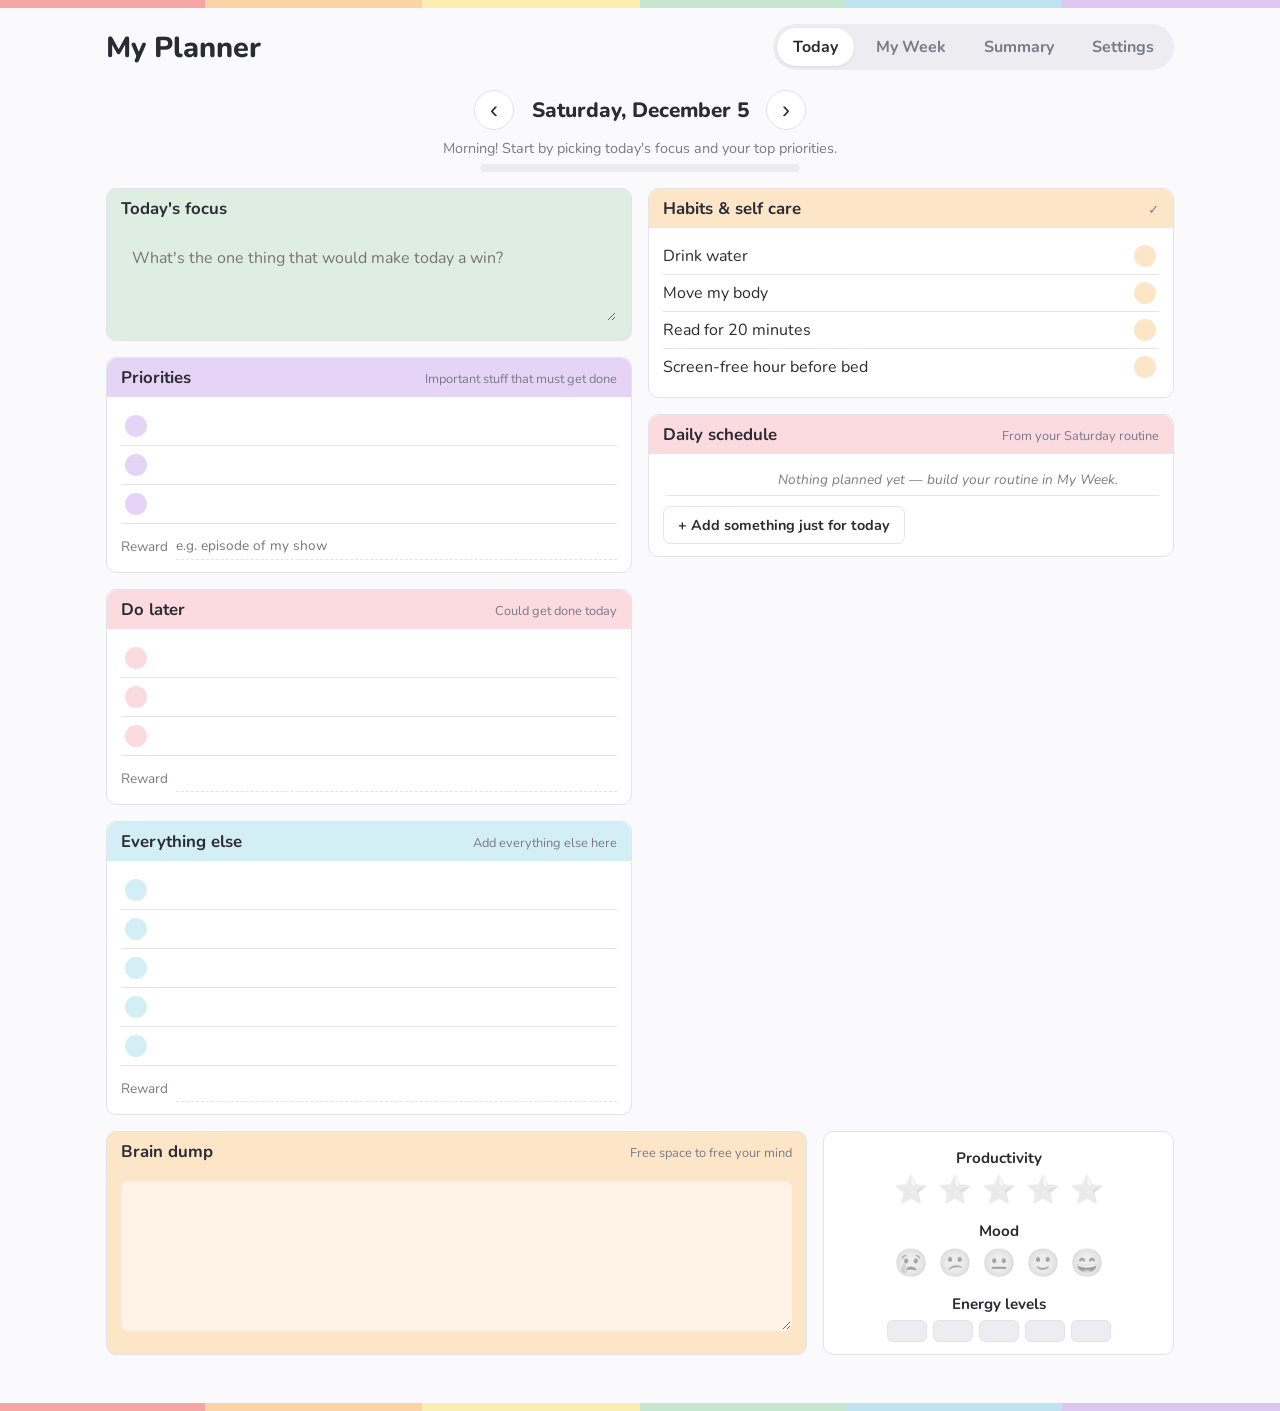
<file: index.html>
<!doctype html>
<html lang="en">
<head>
  <meta charset="utf-8">
  <meta name="viewport" content="width=device-width, initial-scale=1">
  <title>My Planner</title>
  <meta name="theme-color" content="#dcc6f2">
  <meta name="apple-mobile-web-app-capable" content="yes">
  <meta name="mobile-web-app-capable" content="yes">
  <meta name="apple-mobile-web-app-title" content="Planner">
  <meta name="apple-mobile-web-app-status-bar-style" content="default">
  <link rel="manifest" href="manifest.webmanifest">
  <link rel="icon" href="icons/icon.svg" type="image/svg+xml">
  <link rel="apple-touch-icon" href="icons/apple-touch-icon.png">
  <link rel="preconnect" href="https://fonts.googleapis.com">
  <link href="https://fonts.googleapis.com/css2?family=Nunito:wght@400;600;700;800&family=Permanent+Marker&family=Bebas+Neue&family=Barlow:wght@400;600;700&family=Fredoka:wght@400;500;600&family=Caveat:wght@700&family=Baloo+2:wght@600;800&family=Special+Elite&family=Crimson+Pro:wght@400;600;700&family=Mochiy+Pop+One&family=Rubik+Dirt&family=Quicksand:wght@500;700&family=Orbitron:wght@600;700&family=Comfortaa:wght@500;700&family=Bitter:wght@500;700&family=Righteous&family=Press+Start+2P&family=Kalam:wght@400;700&family=Inter:wght@400;600;700&family=Chewy&family=Lora:wght@500;700&family=Archivo:ital,wght@1,500;1,900&display=swap" rel="stylesheet">
  <script>
    // Apply the saved theme before first paint so the page doesn't flash the default.
    try {
      var s = JSON.parse(localStorage.getItem("planner.v1")).settings;
      if (s.theme) document.documentElement.dataset.theme = s.theme;
      if (s.dark === "on" || (s.dark === "auto" && matchMedia("(prefers-color-scheme: dark)").matches)) {
        document.documentElement.dataset.dark = "on";
      }
    } catch (e) {}
  </script>
  <link rel="stylesheet" href="styles.css">
  <link rel="stylesheet" href="themes.css">
</head>
<body>
  <div class="rainbow"></div>
  <header class="top">
    <h1>My Planner</h1>
    <nav class="tabs" role="tablist">
      <button class="tab active" data-view="today" role="tab">Today</button>
      <button class="tab" data-view="week" role="tab">My Week</button>
      <button class="tab" data-view="summary" role="tab">Summary</button>
      <button class="tab" data-view="settings" role="tab">Settings</button>
    </nav>
  </header>

  <main>
    <!-- TODAY -->
    <section id="view-today" class="view active">
      <div class="date-bar">
        <button class="icon-btn" id="prev-day" aria-label="Previous day">‹</button>
        <div class="date-title">
          <div id="date-label"></div>
          <button class="link-btn" id="go-today" hidden>Back to today</button>
        </div>
        <button class="icon-btn" id="next-day" aria-label="Next day">›</button>
      </div>
      <div class="progress" id="checkin-progress"></div>

      <div class="daily-grid">
        <div class="col">
          <div class="card focus">
            <div class="card-head"><h2>Today's focus</h2></div>
            <textarea id="focus" rows="3" placeholder="What's the one thing that would make today a win?"></textarea>
          </div>

          <div class="card list-card" data-list="priorities" data-color="purple">
            <div class="card-head"><h2>Priorities</h2><span>Important stuff that must get done</span></div>
            <ul class="todo"></ul>
            <label class="reward">Reward <input type="text" placeholder="e.g. episode of my show"></label>
          </div>

          <div class="card list-card" data-list="later" data-color="pink">
            <div class="card-head"><h2>Do later</h2><span>Could get done today</span></div>
            <ul class="todo"></ul>
            <label class="reward">Reward <input type="text"></label>
          </div>

          <div class="card list-card" data-list="other" data-color="blue">
            <div class="card-head"><h2>Everything else</h2><span>Add everything else here</span></div>
            <ul class="todo"></ul>
            <label class="reward">Reward <input type="text"></label>
          </div>
        </div>

        <div class="col">
          <div class="card habits">
            <div class="card-head"><h2>Habits &amp; self care</h2><span>✓</span></div>
            <ul id="habit-list"></ul>
          </div>

          <div class="card schedule">
            <div class="card-head"><h2>Daily schedule</h2><span id="schedule-source"></span></div>
            <ul id="schedule-list"></ul>
            <div class="row-actions">
              <button class="small-btn" id="add-oneoff">+ Add something just for today</button>
              <button class="link-btn" id="reset-schedule" hidden>Reset to weekly routine</button>
            </div>
          </div>
        </div>
      </div>

      <div class="bottom-grid">
        <div class="card dump">
          <div class="card-head"><h2>Brain dump</h2><span>Free space to free your mind</span></div>
          <textarea id="brain-dump" rows="6"></textarea>
        </div>
        <div class="card reflect">
          <h3>Productivity</h3>
          <div class="stars" id="productivity"></div>
          <h3>Mood</h3>
          <div class="moods" id="mood"></div>
          <h3>Energy levels</h3>
          <div class="energy" id="energy"></div>
        </div>
      </div>
    </section>

    <!-- WEEK -->
    <section id="view-week" class="view">
      <div class="week-toolbar">
        <p class="hint">Tap an empty slot to add something. Tap a block to change it. This is the plan that repeats every week.</p>
        <div class="toolbar-btns">
          <button class="small-btn" id="copy-day">Copy a day…</button>
          <button class="small-btn" id="load-example">Load school-day example</button>
        </div>
      </div>
      <div class="day-picker" id="day-picker"></div>
      <div class="week-scroll">
        <div class="week-grid" id="week-grid"></div>
      </div>
    </section>

    <!-- SUMMARY -->
    <section id="view-summary" class="view">
      <div class="date-bar">
        <button class="icon-btn" id="prev-week" aria-label="Previous week">‹</button>
        <div class="date-title">
          <div id="week-label"></div>
          <button class="link-btn" id="go-this-week" hidden>Back to this week</button>
        </div>
        <button class="icon-btn" id="next-week" aria-label="Next week">›</button>
      </div>
      <div class="stat-row" id="sum-stats"></div>
      <p class="sum-note" id="sum-note" hidden></p>

      <div class="card">
        <div class="card-head mood-head"><h2>Mood, productivity &amp; energy</h2></div>
        <div class="table-wrap"><table class="sum-table" id="sum-mood"></table></div>
      </div>

      <div class="card">
        <div class="card-head habits-head"><h2>Habits &amp; self care</h2><span id="sum-habits-sub"></span></div>
        <div class="table-wrap"><table class="sum-table" id="sum-habits"></table></div>
      </div>

      <div class="card">
        <div class="card-head patterns-head"><h2>Patterns</h2><span id="patterns-sub"></span></div>
        <div id="patterns"></div>
      </div>
    </section>

    <!-- SETTINGS -->
    <section id="view-settings" class="view">
      <div class="card">
        <div class="card-head theme-head"><h2>Theme</h2><span>Pick your vibe</span></div>
        <div class="dark-row">
          <span>Dark mode</span>
          <div class="segmented" id="dark-mode" role="radiogroup" aria-label="Dark mode">
            <button type="button" data-dark="off" role="radio">Off</button>
            <button type="button" data-dark="on" role="radio">On</button>
            <button type="button" data-dark="auto" role="radio">Match my phone</button>
          </div>
        </div>
        <div id="theme-grid"></div>
      </div>
      <div class="card">
        <div class="card-head install-head"><h2>Put it on your phone</h2></div>
        <div id="install-box"></div>
      </div>
      <div class="card">
        <div class="card-head reminder-head"><h2>Reminders</h2></div>
        <div class="reminder-row">
          <label class="switch"><input type="checkbox" id="r-morning-on"> Morning: plan my day</label>
          <input type="time" id="r-morning-time">
        </div>
        <div class="reminder-row">
          <label class="switch"><input type="checkbox" id="r-evening-on"> Evening: how did today go?</label>
          <input type="time" id="r-evening-time">
        </div>
        <fieldset>
          <legend>On these days</legend>
          <div id="r-days" class="chip-row"></div>
        </fieldset>
        <label class="switch"><input type="checkbox" id="r-routine"> Also remind me 5 minutes before each activity in my weekly routine</label>

        <h3 class="sub">Get the reminders</h3>
        <p class="hint">Reminders come through your phone's calendar app, so they work even when the planner is closed.</p>
        <button class="primary-btn" id="r-calendar">Add reminders to my calendar</button>
        <p class="hint small" id="r-calendar-help"></p>

        <label class="switch"><input type="checkbox" id="r-notify"> Also pop up a notification when the planner is open (good on a laptop)</label>
        <p class="hint small" id="r-notify-status"></p>
      </div>
      <div class="card">
        <div class="card-head"><h2>Day hours</h2></div>
        <div class="form-row">
          <label>Week view starts <input type="time" id="set-start" step="1800"></label>
          <label>and ends <input type="time" id="set-end" step="1800"></label>
        </div>
      </div>
      <div class="card">
        <div class="card-head"><h2>Habits &amp; self care</h2><span>One per line</span></div>
        <textarea id="set-habits" rows="6"></textarea>
      </div>
      <div class="card">
        <div class="card-head"><h2>Back up</h2></div>
        <p class="hint">Everything is saved in this browser only. Download a backup now and then, or to move to another device.</p>
        <div class="form-row">
          <button class="small-btn" id="export">Download backup</button>
          <label class="small-btn file-btn">Restore backup <input type="file" id="import" accept="application/json" hidden></label>
        </div>
      </div>
    </section>
  </main>

  <!-- Block editor -->
  <dialog id="block-dialog">
    <form method="dialog" id="block-form">
      <h2 id="block-dialog-title">Add to routine</h2>
      <label>What <input type="text" id="b-title" required placeholder="e.g. Get ready for school"></label>
      <div class="form-row">
        <label>From <input type="time" id="b-start" step="1800" required></label>
        <label>To <input type="time" id="b-end" step="1800" required></label>
      </div>
      <label>Type <select id="b-cat"></select></label>
      <label>Notes <textarea id="b-notes" rows="3" placeholder="e.g. school timetable: P1 Maths, P2 English…"></textarea></label>
      <fieldset id="b-days-wrap">
        <legend>Also put this on</legend>
        <div id="b-days" class="chip-row"></div>
      </fieldset>
      <p class="error" id="b-error"></p>
      <div class="dialog-btns">
        <button type="button" class="danger-btn" id="b-delete">Delete</button>
        <span class="spacer"></span>
        <button type="button" class="small-btn" id="b-cancel">Cancel</button>
        <button type="submit" class="primary-btn">Save</button>
      </div>
    </form>
  </dialog>

  <!-- Copy day -->
  <dialog id="copy-dialog">
    <form method="dialog" id="copy-form">
      <h2>Copy a day</h2>
      <label>Copy <select id="copy-from"></select></label>
      <fieldset>
        <legend>onto (replaces what's there)</legend>
        <div id="copy-to" class="chip-row"></div>
      </fieldset>
      <div class="dialog-btns">
        <span class="spacer"></span>
        <button type="button" class="small-btn" id="copy-cancel">Cancel</button>
        <button type="submit" class="primary-btn">Copy</button>
      </div>
    </form>
  </dialog>

  <div class="rainbow bottom"></div>
  <script src="app.js"></script>
</body>
</html>
</file>
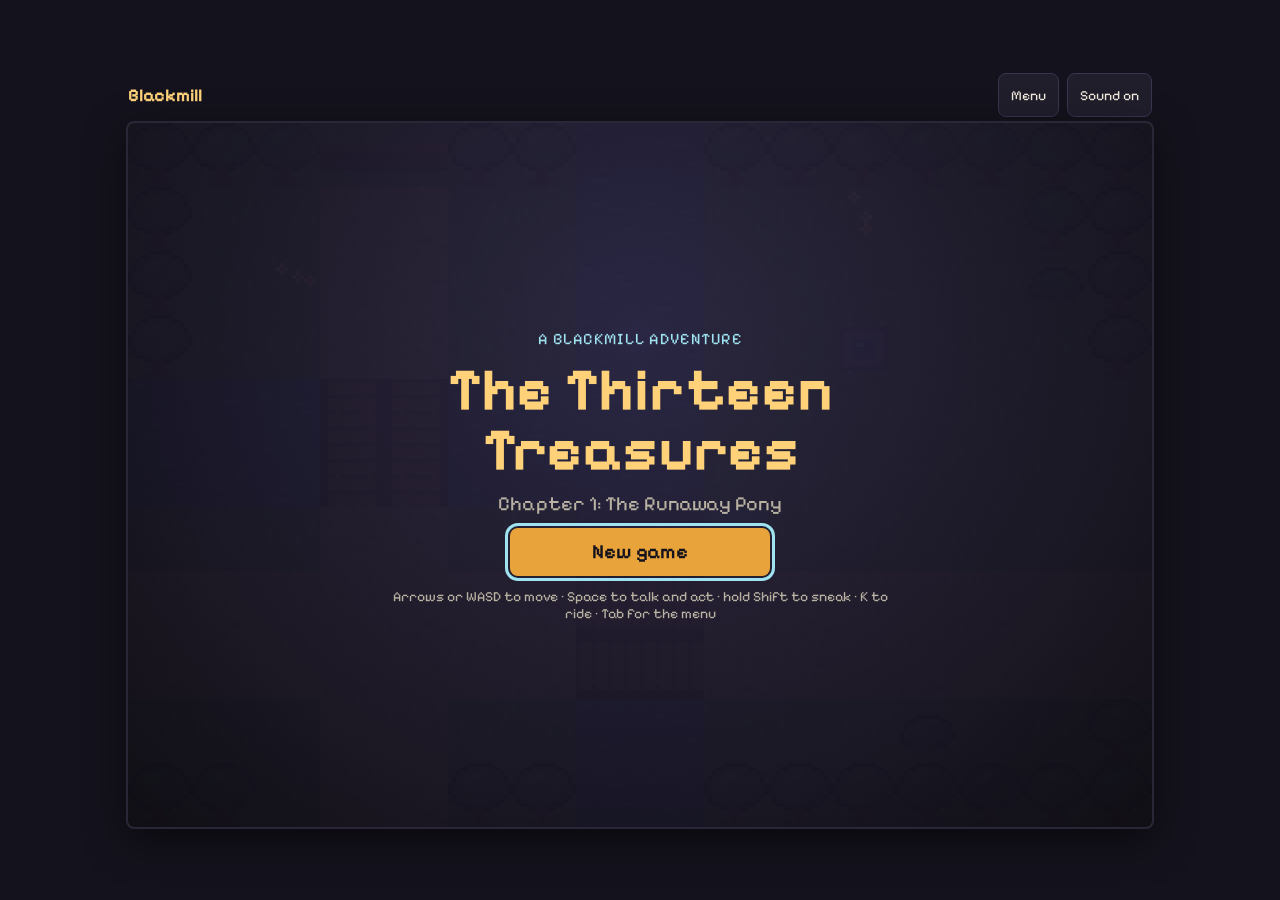
<file: thirteen-treasures/index.html>
<!doctype html>
<html lang="en">
<head>
<meta charset="utf-8">
<meta name="viewport" content="width=device-width, initial-scale=1, viewport-fit=cover">
<title>The Thirteen Treasures</title>
<meta name="theme-color" content="#14121c">
<link rel="preconnect" href="https://fonts.googleapis.com">
<link href="https://fonts.googleapis.com/css2?family=Pixelify+Sans:wght@400;600;700&display=swap" rel="stylesheet">
<link rel="stylesheet" href="style.css">
</head>
<body>
<div id="app">
  <div id="stage">
    <header id="hud" aria-live="polite">
      <div class="hud-left">
        <div id="hud-place">Blackmill</div>
        <div id="hud-objective"></div>
      </div>
      <div class="hud-right">
        <div id="hud-hum" hidden><span class="hum-gem" aria-hidden="true"></span><span id="hud-hum-text"></span></div>
        <button id="btn-menu" class="hud-btn" type="button">Menu</button>
        <button id="btn-sound" class="hud-btn" type="button" aria-pressed="true">Sound on</button>
      </div>
    </header>

    <div id="play">
      <canvas id="game" width="256" height="176" aria-label="Game screen"></canvas>

      <div id="toast" role="status" hidden></div>

      <div id="dialogue" hidden>
        <div id="dlg-who"></div>
        <p id="dlg-text"></p>
        <span id="dlg-next" aria-hidden="true">▼</span>
      </div>

      <section id="title" class="overlay">
        <div class="panel">
          <p class="kicker">A Blackmill adventure</p>
          <h1>The Thirteen Treasures</h1>
          <p class="sub">Chapter 1: The Runaway Pony</p>
          <div class="btn-col">
            <button id="btn-new" class="big-btn" type="button">New game</button>
            <button id="btn-continue" class="big-btn ghost" type="button" hidden>Continue</button>
          </div>
          <p class="help">Arrows or WASD to move · Space to talk and act · hold Shift to sneak · K to ride · Tab for the menu</p>
        </div>
      </section>

      <section id="newgame" class="overlay" hidden>
        <form class="panel" id="newgame-form">
          <h2>Who are you?</h2>
          <label class="field">
            <span>Your name</span>
            <input id="ng-name" maxlength="12" autocomplete="off" placeholder="Wren">
          </label>
          <div class="look">
            <canvas id="ng-preview" width="16" height="16" aria-label="Your character"></canvas>
            <div class="pickers">
              <div class="picker"><span>Hair</span><div id="pick-hair" class="swatches"></div></div>
              <div class="picker"><span>Skin</span><div id="pick-skin" class="swatches"></div></div>
              <div class="picker"><span>Tunic</span><div id="pick-tunic" class="swatches"></div></div>
            </div>
          </div>
          <div class="btn-row">
            <button type="button" id="ng-back" class="big-btn ghost">Back</button>
            <button type="submit" class="big-btn">Begin</button>
          </div>
        </form>
      </section>

      <section id="menu" class="overlay" hidden>
        <div class="panel wide">
          <h2>Journey</h2>
          <div class="menu-grid">
            <div>
              <h3>Treasures</h3>
              <ul id="menu-treasures"></ul>
              <h3>Things you carry</h3>
              <ul id="menu-items"></ul>
            </div>
            <div>
              <h3>Legends Book</h3>
              <div id="menu-legends"></div>
            </div>
          </div>
          <div class="btn-row"><button type="button" id="menu-close" class="big-btn">Back to the game</button></div>
        </div>
      </section>

      <section id="chapter" class="overlay" hidden>
        <div class="panel">
          <p class="kicker" id="ch-kicker">Chapter 1 complete</p>
          <h2 id="ch-title"></h2>
          <p id="ch-power" class="power"></p>
          <div class="legend-card">
            <h3>From the Legends Book</h3>
            <p id="ch-legend"></p>
          </div>
          <div class="btn-row"><button type="button" id="ch-close" class="big-btn">Carry on</button></div>
        </div>
      </section>
    </div>
  </div>

  <div id="controls" aria-label="Touch controls">
    <div class="dpad">
      <button type="button" data-key="up" aria-label="Up" class="d up"></button>
      <button type="button" data-key="left" aria-label="Left" class="d left"></button>
      <button type="button" data-key="right" aria-label="Right" class="d right"></button>
      <button type="button" data-key="down" aria-label="Down" class="d down"></button>
    </div>
    <div class="actions">
      <button type="button" data-key="sneak" class="act sneak">Sneak</button>
      <button type="button" data-key="b" class="act b">B<small>Ride</small></button>
      <button type="button" data-key="a" class="act a">A<small>Act</small></button>
    </div>
  </div>
</div>

<script src="src/engine.js"></script>
<script src="src/art.js"></script>
<script src="src/world.js"></script>
<script src="src/ui.js"></script>
<script src="src/game.js"></script>
<script src="src/main.js"></script>
</body>
</html>
</file>
<file: styles.css>
:root, [data-theme="pastel"] {
  --ink: #2b2b33;
  --muted: #7a7a88;
  --line: #e4e2ea;
  --bg: #faf9fc;
  --card: #ffffff;
  --purple: #e6d4f7;
  --purple-ink: #9b59d0;
  --pink: #fbdbe0;
  --pink-ink: #e0607a;
  --blue: #d3eff5;
  --blue-ink: #3aa7c2;
  --green: #dfeee3;
  --green-ink: #4c9a63;
  --peach: #fde6c8;
  --peach-ink: #d98a2b;
  --yellow: #fbf1c4;
  --yellow-ink: #b89412;
  --grey: #ececf1;
  --grey-ink: #6c6c7a;
  --field: #ffffff;
  --accent: #9b59d0;
  --on-accent: #ffffff;
  --stripe: linear-gradient(90deg, #f6a5a5 0 16%, #fbd3a6 16% 33%, #fbeeb0 33% 50%, #c7e6cf 50% 66%, #bfe3f0 66% 83%, #dcc6f2 83%);
  --stripe-h: 8px;
  --progress: linear-gradient(90deg, #dcc6f2, #f6a5a5);
  --now: #fffbea;
  --slot-line: #f0eef4;
  --slot-hover: #f7f2fd;
  --pattern: none;
  --body-font: "Nunito", system-ui, sans-serif;
  --head-font: "Nunito", system-ui, sans-serif;
  --head-weight: 800;
  --head-case: none;
  --head-spacing: normal;
  --deco: "";
  --radius: 10px;
  --slot-h: 30px;
  color-scheme: light;
}

* { box-sizing: border-box; }

body {
  margin: 0;
  font-family: var(--body-font);
  color: var(--ink);
  background: var(--pattern), var(--bg);
  background-attachment: fixed;
  min-height: 100vh;
}
h1, h2, h3, .card-head h2, #date-label, .col-head, .tab {
  font-family: var(--head-font);
  text-transform: var(--head-case);
  letter-spacing: var(--head-spacing);
}

.rainbow {
  height: var(--stripe-h);
  background: var(--stripe);
}
.rainbow.bottom { margin-top: 32px; }

.top {
  max-width: 1100px;
  margin: 0 auto;
  padding: 16px;
  display: flex;
  flex-wrap: wrap;
  align-items: center;
  justify-content: space-between;
  gap: 12px;
}
.top h1 { margin: 0; font-size: 1.8rem; font-weight: var(--head-weight); }
.top h1::before { content: var(--deco); }

.tabs { display: flex; gap: 6px; background: var(--grey); padding: 4px; border-radius: 999px; }
.tab {
  border: 0; background: transparent; font: inherit; font-weight: 700;
  padding: 8px 16px; border-radius: 999px; cursor: pointer; color: var(--muted);
}
.tab.active { background: var(--card); color: var(--ink); box-shadow: 0 1px 3px rgba(0,0,0,.08); }

main { max-width: 1100px; margin: 0 auto; padding: 0 16px; }
.view { display: none; }
.view.active { display: block; }

/* Cards */
.card {
  background: var(--card);
  border: 1px solid var(--line);
  border-radius: var(--radius);
  padding: 12px 14px;
  margin-bottom: 16px;
}
.card-head {
  display: flex; align-items: baseline; justify-content: space-between; gap: 8px;
  margin: -12px -14px 10px; padding: 8px 14px;
  border-radius: var(--radius) var(--radius) 0 0;
  background: var(--grey);
}
.card-head h2 { margin: 0; font-size: 1.05rem; }
.card-head span { font-size: .8rem; color: var(--muted); text-align: right; }

.focus .card-head, .focus { background: var(--green); }
.focus textarea { background: transparent; border-color: transparent; }
[data-color="purple"] .card-head { background: var(--purple); }
[data-color="pink"] .card-head { background: var(--pink); }
[data-color="blue"] .card-head { background: var(--blue); }
.habits .card-head { background: var(--peach); }
.schedule .card-head { background: var(--pink); }
.dump .card-head, .dump { background: var(--peach); }
.dump textarea { background: color-mix(in srgb, var(--field) 55%, transparent); border-color: transparent; }

textarea, input[type="text"], input[type="time"], select {
  width: 100%;
  font: inherit;
  color: inherit;
  border: 1px solid var(--line);
  border-radius: 8px;
  padding: 8px 10px;
  background: var(--field);
}
textarea { resize: vertical; }

.daily-grid { display: grid; grid-template-columns: 1fr 1fr; gap: 16px; }
.bottom-grid { display: grid; grid-template-columns: 2fr 1fr; gap: 16px; }
@media (max-width: 760px) {
  .daily-grid, .bottom-grid { grid-template-columns: 1fr; gap: 0; }
}

/* Date bar */
.date-bar { display: flex; align-items: center; justify-content: center; gap: 16px; margin: 4px 0 8px; }
.date-title { text-align: center; min-width: 220px; }
#date-label { font-size: 1.3rem; font-weight: 800; }
.icon-btn {
  width: 40px; height: 40px; border-radius: 50%; border: 1px solid var(--line);
  background: var(--card); font-size: 1.5rem; line-height: 1; cursor: pointer; color: var(--ink);
}
.link-btn { border: 0; background: none; color: var(--accent); font: inherit; font-size: .85rem; cursor: pointer; text-decoration: underline; padding: 0; }

.progress {
  text-align: center; font-size: .9rem; color: var(--muted); margin-bottom: 16px;
}
.progress .bar { height: 8px; background: var(--grey); border-radius: 999px; max-width: 320px; margin: 6px auto 0; overflow: hidden; }
.progress .bar > div { height: 100%; background: var(--progress); transition: width .3s; }

/* To-do lists */
.todo { list-style: none; margin: 0 0 8px; padding: 0; }
.todo li, #habit-list li { display: flex; align-items: center; gap: 10px; padding: 4px 0; border-bottom: 1px solid var(--line); }
.todo input[type="text"] { border: 0; padding: 4px 0; background: transparent; }
.todo li.done input[type="text"] { text-decoration: line-through; color: var(--muted); }
.reward { display: flex; align-items: center; gap: 8px; font-size: .85rem; color: var(--muted); }
.reward input { border: 0; border-bottom: 1px dashed var(--line); border-radius: 0; padding: 4px 0; }

.tick {
  appearance: none; flex: none; width: 22px; height: 22px; border-radius: 50%;
  border: 2px solid var(--line); background: var(--grey); cursor: pointer; display: grid; place-items: center;
}
[data-color="purple"] .tick { background: var(--purple); border-color: var(--purple); }
[data-color="pink"] .tick { background: var(--pink); border-color: var(--pink); }
[data-color="blue"] .tick { background: var(--blue); border-color: var(--blue); }
.tick:checked::after { content: "✓"; font-weight: 800; font-size: 14px; color: var(--ink); }
.tick:focus-visible { outline: 2px solid var(--accent); outline-offset: 2px; }

#habit-list { list-style: none; margin: 0; padding: 0; }
#habit-list li span { flex: 1; }
#habit-list li:last-child { border-bottom: 0; }
.habits .tick { background: var(--peach); border-color: var(--peach); }

/* Today's schedule */
#schedule-list { list-style: none; margin: 0; padding: 0; }
#schedule-list li {
  display: grid; grid-template-columns: 92px 1fr auto; gap: 10px; align-items: center;
  padding: 6px 8px; border-left: 5px solid var(--grey); border-bottom: 1px solid var(--line);
}
#schedule-list li.gap { border-left-color: transparent; color: var(--muted); font-size: .85rem; font-style: italic; }
#schedule-list li.now { background: var(--now); }
#schedule-list li.done .s-title { text-decoration: line-through; color: var(--muted); }
.s-time { font-size: .85rem; font-variant-numeric: tabular-nums; color: var(--muted); }
.s-title { font-weight: 700; }
.s-notes { font-size: .8rem; color: var(--muted); white-space: pre-line; font-weight: 400; }
.s-oneoff { font-size: .7rem; color: var(--pink-ink); font-weight: 700; margin-left: 4px; }
.s-actions { display: flex; align-items: center; gap: 6px; }
.s-del { border: 0; background: none; color: var(--muted); cursor: pointer; font-size: 1rem; }
.row-actions { display: flex; flex-wrap: wrap; align-items: center; justify-content: space-between; gap: 8px; margin-top: 10px; }
.empty { color: var(--muted); font-size: .9rem; padding: 8px 0; }

/* Reflection */
.reflect h3 { margin: 4px 0 6px; font-size: .95rem; text-align: center; }
.reflect h3:not(:first-child) { margin-top: 16px; }
.stars, .moods, .energy { display: flex; justify-content: center; gap: 6px; }
.stars button, .moods button {
  border: 0; background: none; font-size: 1.7rem; cursor: pointer; padding: 2px; line-height: 1;
  filter: grayscale(1); opacity: .45; transition: transform .1s;
}
.stars button.on, .moods button.on { filter: none; opacity: 1; }
.moods button.on { transform: scale(1.2); }
.energy button {
  flex: 1; max-width: 40px; height: 22px; border-radius: 6px; border: 1px solid var(--line);
  background: var(--grey); cursor: pointer;
}
.energy button.on { background: var(--green-ink); border-color: var(--green-ink); }

/* Buttons */
.small-btn, .primary-btn, .danger-btn {
  font: inherit; font-weight: 700; font-size: .9rem; border-radius: 8px; padding: 8px 14px; cursor: pointer;
  border: 1px solid var(--line); background: var(--card); color: var(--ink);
}
.primary-btn { background: var(--accent); border-color: var(--accent); color: var(--on-accent); }
.danger-btn { color: var(--pink-ink); }
.file-btn { display: inline-block; }

/* Week grid */
.week-toolbar { display: flex; flex-wrap: wrap; align-items: center; justify-content: space-between; gap: 10px; margin-bottom: 12px; }
.week-toolbar .hint { margin: 0; flex: 1 1 300px; }
.toolbar-btns { display: flex; gap: 8px; flex-wrap: wrap; }
.hint { color: var(--muted); font-size: .9rem; }

.day-picker { display: none; gap: 4px; margin-bottom: 10px; }
.day-picker button {
  flex: 1; font: inherit; font-weight: 700; border: 1px solid var(--line); background: var(--card);
  border-radius: 8px; padding: 8px 0; cursor: pointer;
}
.day-picker button.active { background: var(--purple); border-color: var(--purple-ink); }

.week-scroll { background: var(--card); border: 1px solid var(--line); border-radius: var(--radius); overflow: hidden; }
.week-grid { display: flex; }
.time-col { flex: 0 0 56px; border-right: 1px solid var(--line); }
.day-col { flex: 1 1 0; min-width: 0; border-right: 1px solid var(--line); }
.day-col:last-child { border-right: 0; }
.col-head {
  height: 36px; display: grid; place-items: center; font-weight: 800; font-size: .9rem;
  border-bottom: 1px solid var(--line); background: var(--grey); position: sticky; top: 0;
}
.day-col.today .col-head { background: var(--purple); }
.time-label { height: var(--slot-h); font-size: .7rem; color: var(--muted); text-align: right; padding: 2px 6px 0 0; }
.slots { position: relative; }
.slot { height: var(--slot-h); border-bottom: 1px dashed var(--slot-line); cursor: pointer; }
.slot.hour { border-bottom: 1px solid var(--line); }
.slot:hover { background: var(--slot-hover); }
.block {
  position: absolute; left: 3px; right: 3px; border-radius: 6px; padding: 3px 6px;
  font-size: .78rem; line-height: 1.2; overflow: hidden; cursor: pointer;
  border-left: 4px solid var(--grey-ink); background: var(--grey);
}
.block b { display: block; white-space: nowrap; overflow: hidden; text-overflow: ellipsis; }
.block small { color: var(--muted); }
.block .b-notes { display: block; color: var(--muted); white-space: pre-line; margin-top: 2px; }
.block:hover { filter: brightness(.97); }

@media (max-width: 760px) {
  .day-picker { display: flex; }
  .week-grid .day-col { display: none; }
  .week-grid .day-col.shown { display: block; }
  .block { font-size: .9rem; }
}

/* Category colours */
.cat-routine { --c: var(--green); --ci: var(--green-ink); }
.cat-school { --c: var(--blue); --ci: var(--blue-ink); }
.cat-travel { --c: var(--grey); --ci: var(--grey-ink); }
.cat-homework { --c: var(--purple); --ci: var(--purple-ink); }
.cat-activity { --c: var(--peach); --ci: var(--peach-ink); }
.cat-free { --c: var(--yellow); --ci: var(--yellow-ink); }
.cat-family { --c: var(--pink); --ci: var(--pink-ink); }
.block[class*="cat-"] { background: var(--c); border-left-color: var(--ci); }
#schedule-list li[class*="cat-"] { border-left-color: var(--ci); }

/* Settings */
.form-row { display: flex; flex-wrap: wrap; gap: 12px; align-items: end; }
.form-row label { flex: 1 1 140px; }

/* Dialogs */
dialog {
  border: 0; border-radius: 14px; padding: 20px; width: min(440px, calc(100vw - 32px));
  box-shadow: 0 20px 60px rgba(0,0,0,.2); color: var(--ink); background: var(--card);
}
dialog::backdrop { background: rgba(40, 30, 60, .35); }
dialog h2 { margin: 0 0 12px; }
dialog label { display: block; font-weight: 700; font-size: .85rem; margin-bottom: 10px; }
dialog label > input, dialog label > select, dialog label > textarea { margin-top: 4px; font-weight: 400; }
fieldset { border: 1px solid var(--line); border-radius: 8px; margin: 0 0 10px; padding: 8px 10px; }
legend { font-weight: 700; font-size: .85rem; padding: 0 4px; }
.chip-row { display: flex; flex-wrap: wrap; gap: 6px; }
.chip-row label { display: flex; align-items: center; gap: 4px; margin: 0; font-weight: 600; background: var(--grey); border-radius: 999px; padding: 4px 10px; cursor: pointer; }
.dialog-btns { display: flex; gap: 8px; margin-top: 8px; }
.spacer { flex: 1; }
.error { color: var(--pink-ink); font-size: .85rem; min-height: 1em; margin: 0; }

/* Install + reminders */
.install-head { background: var(--purple); }
.reminder-head { background: var(--yellow); }
.install-steps { margin: 6px 0 0; padding-left: 20px; line-height: 1.7; }
.installed { color: var(--green-ink); font-weight: 700; }
.reminder-row { display: flex; align-items: center; justify-content: space-between; gap: 12px; padding: 6px 0; border-bottom: 1px solid var(--line); margin-bottom: 8px; }
.reminder-row input[type="time"] { width: 130px; flex: none; }
.switch { display: flex; align-items: center; gap: 8px; font-weight: 600; margin: 10px 0; cursor: pointer; }
.switch input { width: 18px; height: 18px; accent-color: var(--accent); flex: none; }
.reminder-row .switch { margin: 0; }
.sub { margin: 18px 0 4px; font-size: 1rem; }
.hint.small { font-size: .8rem; margin: 6px 0; }
.form-row .file-btn { flex: none; }

/* Theme picker */
.theme-grid { display: grid; grid-template-columns: repeat(auto-fill, minmax(150px, 1fr)); gap: 12px; }
.theme-card {
  font: inherit; text-align: left; cursor: pointer; padding: 0; overflow: hidden;
  border: 2px solid var(--line); border-radius: var(--radius);
  background: var(--pattern), var(--bg); color: var(--ink);
}
.theme-card.selected { outline: 3px solid var(--accent); outline-offset: 2px; }
.theme-card .tc-stripe { height: var(--stripe-h); background: var(--stripe); }
.theme-card .tc-body { padding: 10px 12px 12px; }
.theme-card .tc-name {
  display: block; font-family: var(--head-font); font-weight: var(--head-weight);
  text-transform: var(--head-case); letter-spacing: var(--head-spacing); font-size: 1.1rem;
}
.theme-card .tc-name::before { content: var(--deco); }
.theme-card .tc-dots { display: flex; gap: 5px; margin-top: 8px; }
.theme-card .tc-dots span { width: 16px; height: 16px; border-radius: 50%; }
.theme-head { background: var(--pink); }
.theme-group { margin: 16px 0 8px; font-size: .95rem; color: var(--muted); }
.theme-group:first-child { margin-top: 4px; }
.dark-row { display: flex; flex-wrap: wrap; align-items: center; justify-content: space-between; gap: 8px; padding-bottom: 10px; border-bottom: 1px solid var(--line); }
.dark-row > span { font-weight: 700; }
.segmented { display: flex; background: var(--grey); border-radius: 999px; padding: 3px; }
.segmented button { border: 0; background: transparent; font: inherit; font-weight: 700; font-size: .85rem; color: var(--muted); padding: 6px 12px; border-radius: 999px; cursor: pointer; }
.segmented button[aria-checked="true"] { background: var(--card); color: var(--ink); box-shadow: 0 1px 3px rgba(0,0,0,.1); }

/* Weekly summary */
#week-label { font-family: var(--head-font); font-weight: var(--head-weight); font-size: 1.2rem; text-transform: var(--head-case); letter-spacing: var(--head-spacing); }
.icon-btn:disabled { opacity: .35; cursor: default; }
.stat-row { display: grid; grid-template-columns: repeat(4, 1fr); gap: 12px; margin-bottom: 16px; }
@media (max-width: 760px) { .stat-row { grid-template-columns: repeat(2, 1fr); } }
.stat { background: var(--card); border: 1px solid var(--line); border-radius: var(--radius); padding: 12px 14px; }
.stat-label { font-size: .8rem; color: var(--muted); font-weight: 700; }
.stat-value { font-size: 2rem; font-weight: 800; line-height: 1.2; margin: 2px 0; font-variant-numeric: tabular-nums; }
.stat-sub { font-size: .8rem; color: var(--muted); }
.sum-note { background: var(--yellow); border-radius: var(--radius); padding: 10px 14px; margin: 0 0 16px; font-weight: 600; }
.mood-head { background: var(--blue); }
.habits-head { background: var(--peach); }

.table-wrap { overflow-x: auto; }
.sum-table { width: 100%; border-collapse: collapse; font-size: .9rem; }
.sum-table th, .sum-table td { padding: 8px 4px; text-align: center; border-bottom: 1px solid var(--line); }
.sum-table tbody tr:last-child th, .sum-table tbody tr:last-child td { border-bottom: 0; }
.sum-table thead th { font-weight: 700; color: var(--muted); font-size: .8rem; }
.sum-table thead th small { display: block; font-weight: 400; }
.sum-table thead th.is-today { color: var(--accent); }
.sum-table tbody th { text-align: left; font-weight: 700; white-space: nowrap; padding-right: 12px; }
.sum-table th.habit-name { white-space: normal; min-width: 120px; font-weight: 600; }
.sum-table td.na { background: repeating-linear-gradient(135deg, transparent 0 5px, var(--grey) 5px 6px); }
.mood-cell { font-size: 1.5rem; line-height: 1; }
.dash { color: var(--muted); }
.score { display: inline-flex; align-items: center; gap: 2px; font-weight: 700; font-variant-numeric: tabular-nums; }
.score-icon { font-size: .85rem; }
.mini-energy { display: inline-flex; gap: 2px; }
.mini-energy i { width: 5px; height: 14px; border-radius: 2px; background: var(--grey); }
.mini-energy i.on { background: var(--green-ink); }
.hdot { display: inline-grid; place-items: center; width: 22px; height: 22px; border-radius: 50%; background: var(--grey); }
.hdot.done { background: var(--peach); }
.hdot.done::after { content: "✓"; font-weight: 800; font-size: 13px; color: var(--ink); }
.sum-table td.count { white-space: nowrap; font-variant-numeric: tabular-nums; font-weight: 700; text-align: left; padding-left: 10px; }
.meter { display: inline-block; vertical-align: middle; width: 44px; height: 6px; border-radius: 3px; background: var(--grey); margin-right: 6px; overflow: hidden; }
.meter span { display: block; height: 100%; background: var(--green-ink); border-radius: 3px; }
.streak { font-weight: 800; color: var(--peach-ink); }
@media (max-width: 760px) {
  .sum-table { font-size: .8rem; }
  .meter { display: none; }
  .mood-cell { font-size: 1.25rem; }
  .hdot { width: 18px; height: 18px; }
}
.tab { white-space: nowrap; }
@media (max-width: 420px) {
  .tab { padding: 8px 9px; font-size: .95rem; }
}

/* Patterns */
.patterns-head { background: var(--purple); }
.patterns { list-style: none; margin: 0; padding: 0; }
.patterns li { padding: 10px 0 12px; border-bottom: 1px solid var(--line); }
.patterns li:last-child { border-bottom: 0; }
.pattern-text { margin: 0 0 8px; font-weight: 700; }
.pbar { display: grid; grid-template-columns: 64px 1fr 32px 56px; align-items: center; gap: 8px; font-size: .8rem; margin-top: 4px; }
.pbar-label { color: var(--muted); }
.pbar-track { height: 10px; border-radius: 5px; background: var(--grey); overflow: hidden; }
.pbar-track span { display: block; height: 100%; border-radius: 5px; }
.pbar.with .pbar-track span { background: var(--accent); }
.pbar.without .pbar-track span { background: var(--grey-ink); opacity: .55; }
.pbar-value { font-weight: 800; font-variant-numeric: tabular-nums; text-align: right; }
.pbar-n { color: var(--muted); }
.meter.wide { width: 100%; max-width: 280px; height: 8px; display: block; margin: 4px 0 8px; }
</file>
<file: themes.css>
/* =========================================================
   THEMES
   Each theme only swaps tokens, so every screen follows along.
   Selectors are attribute-based (not :root) so the theme picker
   can preview a theme on just its own swatch.
   ========================================================= */

[data-theme="rainbow"] {
  --ink: #2a2440;
  --muted: #6f6a85;
  --line: #ece8f5;
  --bg: #fffdfb;
  --card: #ffffff;
  --purple: #e2ccff; --purple-ink: #8b3dff;
  --pink: #ffc9dc;   --pink-ink: #ff3d8b;
  --blue: #bfe6ff;   --blue-ink: #1597e5;
  --green: #c4f2cd;  --green-ink: #1fae4b;
  --peach: #ffd6ad;  --peach-ink: #ff7a00;
  --yellow: #fff1a8; --yellow-ink: #d9a400;
  --grey: #f1eef8;   --grey-ink: #6f6a85;
  --accent: #ff3d8b;
  --stripe: linear-gradient(90deg, #ff4d4d, #ff9f1a, #ffd93d, #3ddc84, #2bb3ff, #8b5cff, #ff4dc4);
  --stripe-h: 12px;
  --progress: linear-gradient(90deg, #ff4d4d, #ff9f1a, #ffd93d, #3ddc84, #2bb3ff, #8b5cff);
  --now: #fff7cc;
  --slot-hover: #fbf3ff;
  --pattern: radial-gradient(circle at 0% 0%, #ffe3ec 0, transparent 40%), radial-gradient(circle at 100% 30%, #e3f4ff 0, transparent 40%), radial-gradient(circle at 30% 100%, #f1ffe3 0, transparent 45%);
  --deco: "🌈 ";
  --radius: 16px;
}
[data-theme="rainbow"] .top h1 {
  background: linear-gradient(90deg, #ff4d4d, #ff9f1a, #e6b800, #1fae4b, #1597e5, #8b3dff);
  -webkit-background-clip: text; background-clip: text; color: transparent;
}
[data-theme="rainbow"] .top h1::before { -webkit-text-fill-color: initial; color: initial; }
[data-theme="rainbow"] .card { box-shadow: 0 4px 0 var(--line); }

[data-theme="emo"] {
  --ink: #ecebf0;
  --muted: #9a98a6;
  --line: #2e2d36;
  --bg: #0d0d10;
  --card: #17171c;
  --purple: #33204a; --purple-ink: #c77dff;
  --pink: #4a1530;   --pink-ink: #ff4f9a;
  --blue: #172a3a;   --blue-ink: #5ab8ff;
  --green: #1c2e22;  --green-ink: #6fd889;
  --peach: #3a2216;  --peach-ink: #ff8a4c;
  --yellow: #33301a; --yellow-ink: #f4d35e;
  --grey: #24242b;   --grey-ink: #9a98a6;
  --field: #101014;
  --accent: #ff2e88;
  --on-accent: #0d0d10;
  --stripe: repeating-conic-gradient(#ecebf0 0 25%, #0d0d10 0 50%) 0 0 / 12px 12px;
  --stripe-h: 12px;
  --progress: linear-gradient(90deg, #8a2be2, #ff2e88);
  --now: #2a1225;
  --slot-line: #212128;
  --slot-hover: #221a2a;
  --pattern: repeating-linear-gradient(45deg, transparent 0 22px, rgba(255,255,255,.025) 22px 24px);
  --head-font: "Permanent Marker", "Nunito", cursive;
  --head-weight: 400;
  --deco: "💔 ";
  --radius: 4px;
  color-scheme: dark;
}
[data-theme="emo"] .card { border-color: #34333d; box-shadow: 3px 3px 0 #000; }
[data-theme="emo"] .tab.active { box-shadow: 0 0 0 1px var(--accent); }
[data-theme="emo"] dialog::backdrop { background: rgba(0, 0, 0, .7); }

[data-theme="sporty"] {
  --ink: #0d1b2a;
  --muted: #5b6b7d;
  --line: #d9e1ea;
  --bg: #eef2f7;
  --card: #ffffff;
  --purple: #dbe6ff; --purple-ink: #1d4ed8;
  --pink: #ffe0d3;   --pink-ink: #ff5a1f;
  --blue: #d4f1ff;   --blue-ink: #0284c7;
  --green: #e2f8c4;  --green-ink: #4d8f00;
  --peach: #ffeac2;  --peach-ink: #e88a00;
  --yellow: #f6ffb3; --yellow-ink: #8a9a00;
  --grey: #e4e9f0;   --grey-ink: #475569;
  --accent: #ff5a1f;
  --stripe: repeating-linear-gradient(135deg, #13315c 0 16px, #ff5a1f 16px 24px, #c6f432 24px 30px);
  --stripe-h: 12px;
  --progress: linear-gradient(90deg, #c6f432, #ff5a1f);
  --now: #f2ffd1;
  --slot-line: #e7ecf2;
  --slot-hover: #eef6ff;
  --body-font: "Barlow", "Nunito", system-ui, sans-serif;
  --head-font: "Bebas Neue", "Barlow", sans-serif;
  --head-weight: 400;
  --head-case: uppercase;
  --head-spacing: .04em;
  --deco: "⚡ ";
  --radius: 4px;
}
[data-theme="sporty"] .top h1 { font-size: 2.4rem; }
[data-theme="sporty"] .card-head h2 { font-size: 1.35rem; }
[data-theme="sporty"] .card { border-width: 0 0 0 5px; border-left-color: #13315c; box-shadow: 0 2px 6px rgba(13, 27, 42, .08); }
[data-theme="sporty"] .card-head { border-radius: 0; }
[data-theme="sporty"] .tabs { border-radius: 4px; background: #13315c; }
[data-theme="sporty"] .tab { border-radius: 3px; color: #b9c6d8; font-size: 1.15rem; }
[data-theme="sporty"] .tab.active { background: #c6f432; color: #0d1b2a; }

[data-theme="cats"] {
  --ink: #4a3b35;
  --muted: #9a8478;
  --line: #f0e2d6;
  --bg: #fff8f1;
  --card: #fffdfa;
  --purple: #efe0f5; --purple-ink: #a466c4;
  --pink: #ffdfe5;   --pink-ink: #e86a8a;
  --blue: #dceff5;   --blue-ink: #4f9fb8;
  --green: #e5f0dc;  --green-ink: #6a9a4c;
  --peach: #ffe4cc;  --peach-ink: #e08a3c;
  --yellow: #fff1c9; --yellow-ink: #c99a1e;
  --grey: #f4ebe4;   --grey-ink: #8a7468;
  --accent: #e86a8a;
  --stripe: radial-gradient(circle, #f6b8c6 3px, transparent 3.5px) 0 0 / 14px 10px, #ffe9ee;
  --stripe-h: 10px;
  --progress: linear-gradient(90deg, #f6b8c6, #e86a8a);
  --now: #fff3e0;
  --slot-line: #f6ece4;
  --slot-hover: #fff0f3;
  --pattern: url("data:image/svg+xml,%3Csvg xmlns='http://www.w3.org/2000/svg' width='140' height='140' viewBox='0 0 140 140'%3E%3Cg fill='%23f6e3d6'%3E%3Cg transform='translate(18 22) rotate(-18)'%3E%3Cellipse cx='12' cy='19' rx='9' ry='7'/%3E%3Ccircle cx='2' cy='9' r='3.4'/%3E%3Ccircle cx='8.5' cy='3' r='3.4'/%3E%3Ccircle cx='15.5' cy='3' r='3.4'/%3E%3Ccircle cx='22' cy='9' r='3.4'/%3E%3C/g%3E%3Cg transform='translate(88 84) rotate(22)'%3E%3Cellipse cx='12' cy='19' rx='9' ry='7'/%3E%3Ccircle cx='2' cy='9' r='3.4'/%3E%3Ccircle cx='8.5' cy='3' r='3.4'/%3E%3Ccircle cx='15.5' cy='3' r='3.4'/%3E%3Ccircle cx='22' cy='9' r='3.4'/%3E%3C/g%3E%3C/g%3E%3C/svg%3E");
  --body-font: "Fredoka", "Nunito", system-ui, sans-serif;
  --head-font: "Fredoka", "Nunito", system-ui, sans-serif;
  --head-weight: 600;
  --deco: "🐱 ";
  --radius: 18px;
}
/* Cat ears on every card */
[data-theme="cats"] main .card { position: relative; margin-top: 22px; }
[data-theme="cats"] main .card::before,
[data-theme="cats"] main .card::after {
  content: ""; position: absolute; top: -19px; width: 34px; height: 24px;
  background: #efc2a8; clip-path: polygon(50% 0, 100% 100%, 0 100%);
}
[data-theme="cats"] main .card::before { left: 18px; transform: rotate(-14deg); }
[data-theme="cats"] main .card::after { left: 62px; transform: rotate(14deg); }

/* ---------------- Aesthetics ---------------- */

[data-theme="cottagecore"] {
  --ink: #3f3a32; --muted: #8a8172; --line: #e9e1cf; --bg: #fbf7ee; --card: #fffdf7;
  --purple: #ece3f1; --purple-ink: #8e6fa3;
  --pink: #f6dfe0;   --pink-ink: #c4707b;
  --blue: #dde9ea;   --blue-ink: #5f8f95;
  --green: #e1ead6;  --green-ink: #6d8a55;
  --peach: #f6e5d3;  --peach-ink: #c08354;
  --yellow: #f7efcf; --yellow-ink: #b39433;
  --grey: #efe9dc;   --grey-ink: #857b6c;
  --accent: #c4707b;
  --stripe: linear-gradient(90deg, rgba(214,140,150,.45) 50%, transparent 0) 0 0 / 16px 16px, linear-gradient(rgba(214,140,150,.45) 50%, transparent 0) 0 0 / 16px 16px, #fff;
  --stripe-h: 16px;
  --progress: linear-gradient(90deg, #a9bf8e, #d99aa3);
  --now: #f7efd5; --slot-line: #f1ead9; --slot-hover: #f7f0f2;
  --pattern: radial-gradient(circle, #efe3cc 1.5px, transparent 2px) 0 0 / 26px 26px;
  --head-font: "Caveat", cursive; --head-weight: 700;
  --deco: "🍄 "; --radius: 12px;
}
[data-theme="cottagecore"] .card-head h2, .theme-card[data-theme="cottagecore"] .tc-name { font-size: 1.45rem; }
[data-theme="cottagecore"] .top h1 { font-size: 2.3rem; }
[data-theme="cottagecore"] #date-label { font-size: 1.7rem; }

[data-theme="y2k"] {
  --ink: #3a2a4d; --muted: #8b7a9e; --line: #eadcf5; --bg: #fdf3ff; --card: #ffffff;
  --purple: #ead9ff; --purple-ink: #9a5cff;
  --pink: #ffd6f0;   --pink-ink: #ff3fae;
  --blue: #d7ecff;   --blue-ink: #3d8bff;
  --green: #d6fbef;  --green-ink: #12b886;
  --peach: #ffe2f1;  --peach-ink: #e64fa0;
  --yellow: #fff4c7; --yellow-ink: #d4a20b;
  --grey: #f1ebf7;   --grey-ink: #8b7a9e;
  --accent: #ff3fae;
  --stripe: linear-gradient(90deg, #c9c9d6, #ffffff 20%, #b7b7c6 40%, #f7f7fb 60%, #c4c4d2 80%, #ffffff);
  --stripe-h: 12px;
  --progress: linear-gradient(90deg, #b9a7ff, #ff8fd2, #8fd3ff);
  --now: #fff0fa; --slot-hover: #fbefff;
  --pattern: radial-gradient(circle at 20% 20%, #ffd6f0 0, transparent 35%), radial-gradient(circle at 85% 15%, #d7ecff 0, transparent 35%), radial-gradient(circle at 60% 90%, #ead9ff 0, transparent 40%);
  --head-font: "Baloo 2", "Nunito", sans-serif; --head-weight: 800;
  --deco: "✨ "; --radius: 22px;
}
[data-theme="y2k"] .card { box-shadow: inset 0 2px 0 #fff, 0 6px 18px rgba(154, 92, 255, .15); border-color: #e3d3f7; }
[data-theme="y2k"] .primary-btn { background: linear-gradient(180deg, #ff7cc8, #ff3fae); }

[data-theme="academia"] {
  --ink: #2e211a; --muted: #7b6a5c; --line: #ddd0b8; --bg: #efe6d2; --card: #faf5e8;
  --purple: #e6d6d3; --purple-ink: #7b2d26;
  --pink: #ead6cd;   --pink-ink: #9c4a3a;
  --blue: #d7dde3;   --blue-ink: #2c3e50;
  --green: #d9e0d2;  --green-ink: #3d5a40;
  --peach: #eddcc3;  --peach-ink: #8a5a2b;
  --yellow: #ede1bd; --yellow-ink: #8f6d1f;
  --grey: #e7dcc7;   --grey-ink: #6e5d4f;
  --field: #fffbf1;
  --accent: #7b2d26;
  --stripe: repeating-linear-gradient(90deg, #7b2d26 0 18px, #3d5a40 18px 30px, #b8862b 30px 36px, #2c3e50 36px 52px, #5a3a28 52px 62px);
  --stripe-h: 14px;
  --progress: linear-gradient(90deg, #b8862b, #7b2d26);
  --now: #f3e7c7; --slot-line: #ebe1cc; --slot-hover: #f1e6d6;
  --body-font: "Crimson Pro", Georgia, serif;
  --head-font: "Special Elite", "Courier New", monospace; --head-weight: 400;
  --deco: "📚 "; --radius: 3px;
}
[data-theme="academia"] body { font-size: 1.08rem; }
[data-theme="academia"] .card { box-shadow: 2px 2px 0 #d8caae; }

[data-theme="kawaii"] {
  --ink: #4b3550; --muted: #9a84a0; --line: #f6e1ef; --bg: #fff6fb; --card: #ffffff;
  --purple: #ecdcff; --purple-ink: #a565ff;
  --pink: #ffd9ea;   --pink-ink: #ff6fae;
  --blue: #d4f4ff;   --blue-ink: #2fb4e0;
  --green: #d3f7ea;  --green-ink: #2bb88a;
  --peach: #ffe5d4;  --peach-ink: #ff8a5c;
  --yellow: #fff6bf; --yellow-ink: #d9a900;
  --grey: #f6eef4;   --grey-ink: #9a84a0;
  --accent: #ff6fae;
  --stripe: repeating-linear-gradient(90deg, #ffb3d4 0 20px, #fff3a3 20px 40px, #b8f2e6 40px 60px, #e3c8ff 60px 80px);
  --stripe-h: 10px;
  --progress: linear-gradient(90deg, #b8f2e6, #ffb3d4);
  --now: #fff7d6; --slot-hover: #fff0f7;
  --pattern: radial-gradient(circle, #ffe3f0 2px, transparent 2.5px) 0 0 / 22px 22px;
  --head-font: "Mochiy Pop One", "Nunito", sans-serif; --head-weight: 400;
  --deco: "🍡 "; --radius: 20px;
}
[data-theme="kawaii"] main .card { position: relative; }
[data-theme="kawaii"] main .card::after {
  content: "◕ᴗ◕"; position: absolute; right: 12px; bottom: 6px;
  font-size: .75rem; color: var(--pink-ink); opacity: .7; pointer-events: none;
}

[data-theme="grunge"] {
  --ink: #e6e1d3; --muted: #a8a28f; --line: #45463a; --bg: #23241d; --card: #2f3028;
  --purple: #3c3a4a; --purple-ink: #a79bd8;
  --pink: #4a2d26;   --pink-ink: #e0775f;
  --blue: #2c3846;   --blue-ink: #7f9fc4;
  --green: #353d26;  --green-ink: #a3b46f;
  --peach: #4a3420;  --peach-ink: #e09a4f;
  --yellow: #463d1f; --yellow-ink: #dbb44a;
  --grey: #393a31;   --grey-ink: #a8a28f;
  --field: #26271f;
  --accent: #c8553d; --on-accent: #fff6ea;
  --stripe: linear-gradient(135deg, #23241d 25%, transparent 25%) -8px 0 / 16px 16px, linear-gradient(225deg, #23241d 25%, transparent 25%) -8px 0 / 16px 16px, #c8553d;
  --stripe-h: 12px;
  --progress: linear-gradient(90deg, #4f6d8f, #8a9a5b, #c8553d);
  --now: #3e3420; --slot-line: #36372e; --slot-hover: #36372e;
  --pattern: repeating-linear-gradient(0deg, rgba(255,255,255,.015) 0 2px, transparent 2px 5px);
  --head-font: "Rubik Dirt", "Bebas Neue", sans-serif; --head-weight: 400;
  --deco: "🎸 "; --radius: 2px;
  color-scheme: dark;
}
[data-theme="grunge"] .card { box-shadow: 4px 4px 0 #15160f; }

/* ---------------- Nature & calm ---------------- */

[data-theme="ocean"] {
  --ink: #12324a; --muted: #5d7a8c; --line: #d3e8ee; --bg: #eff9fb; --card: #ffffff;
  --purple: #dfe3fb; --purple-ink: #5868d6;
  --pink: #ffe0da;   --pink-ink: #f0645a;
  --blue: #d2f0f6;   --blue-ink: #0f8fa8;
  --green: #d3f3ea;  --green-ink: #169c80;
  --peach: #ffe7d3;  --peach-ink: #e98a3d;
  --yellow: #fdf3cc; --yellow-ink: #c49a1a;
  --grey: #e5f0f3;   --grey-ink: #5d7a8c;
  --accent: #0f8fa8;
  --stripe: radial-gradient(circle at 10px -3px, transparent 11px, #2bb3c8 12px) 0 0 / 20px 12px, #bfeaf2;
  --stripe-h: 12px;
  --progress: linear-gradient(90deg, #7fd6e3, #123e6b);
  --now: #e3f7fb; --slot-line: #e3f1f4; --slot-hover: #e8f7fa;
  --pattern: radial-gradient(circle at 30% 40%, rgba(15,143,168,.07) 6px, transparent 7px) 0 0 / 90px 90px, radial-gradient(circle at 70% 75%, rgba(15,143,168,.06) 4px, transparent 5px) 0 0 / 70px 70px, linear-gradient(180deg, #eff9fb, #dff2f7);
  --head-font: "Quicksand", "Nunito", sans-serif; --head-weight: 700;
  --deco: "🌊 "; --radius: 14px;
}

[data-theme="space"] {
  --ink: #ecebff; --muted: #a3a1c9; --line: #2c2a5a; --bg: #0b0a1f; --card: #15143a;
  --purple: #2c2163; --purple-ink: #b28dff;
  --pink: #47184a;   --pink-ink: #ff5cf4;
  --blue: #13305a;   --blue-ink: #4cc9f0;
  --green: #123d3d;  --green-ink: #5dfdcb;
  --peach: #452a24;  --peach-ink: #ff9f6b;
  --yellow: #3f3a1a; --yellow-ink: #ffe066;
  --grey: #201f48;   --grey-ink: #a3a1c9;
  --field: #0f0e2a;
  --accent: #7cf7ff; --on-accent: #0b0a1f;
  --stripe: linear-gradient(90deg, #3a0ca3, #7209b7, #f72585, #4cc9f0);
  --stripe-h: 8px;
  --progress: linear-gradient(90deg, #4cc9f0, #f72585);
  --now: #241c4f; --slot-line: #1d1c47; --slot-hover: #1f1d4a;
  --pattern: radial-gradient(1px 1px at 20px 30px, #fff, transparent), radial-gradient(1px 1px at 80px 120px, #cfd8ff, transparent), radial-gradient(1.5px 1.5px at 150px 60px, #fff, transparent), radial-gradient(1px 1px at 200px 170px, #ffd6fb, transparent), radial-gradient(1px 1px at 120px 200px, #fff, transparent);
  --head-font: "Orbitron", "Nunito", sans-serif; --head-weight: 700; --head-spacing: .03em;
  --deco: "🪐 "; --radius: 10px;
  color-scheme: dark;
}
[data-theme="space"] body { background-size: 230px 230px, 230px 230px, 230px 230px, 230px 230px, 230px 230px, auto; }
[data-theme="space"] .card { box-shadow: 0 0 0 1px #2c2a5a, 0 0 18px rgba(124, 247, 255, .06); }
[data-theme="space"] .tab { font-family: var(--body-font); }
[data-theme="space"] .card-head h2 { font-size: .95rem; }

[data-theme="sunset"] {
  --ink: #3d2440; --muted: #8d6d86; --line: #f6dcdc; --bg: #fff3ea; --card: #fffaf6;
  --purple: #eadcf5; --purple-ink: #845ec2;
  --pink: #ffd9e3;   --pink-ink: #e6537a;
  --blue: #dfe2f7;   --blue-ink: #5a6ac4;
  --green: #e6f0d8;  --green-ink: #6c9a3e;
  --peach: #ffe0cf;  --peach-ink: #f0743f;
  --yellow: #ffefc4; --yellow-ink: #d99a00;
  --grey: #f6e9e6;   --grey-ink: #8d6d86;
  --accent: #e6537a;
  --stripe: linear-gradient(90deg, #ffc75f, #ff9671, #ff6f91, #d65db1, #845ec2);
  --stripe-h: 10px;
  --progress: linear-gradient(90deg, #ffc75f, #ff6f91, #845ec2);
  --now: #fff0dc; --slot-hover: #fff0f2;
  --pattern: linear-gradient(180deg, #fff3ea 0%, #ffe9ef 60%, #f3e6fb 100%);
  --head-font: "Comfortaa", "Nunito", sans-serif; --head-weight: 700;
  --deco: "🌅 "; --radius: 16px;
}

[data-theme="forest"] {
  --ink: #23301f; --muted: #6e7b66; --line: #dde5d4; --bg: #f3f6ee; --card: #fdfefb;
  --purple: #e4e0ef; --purple-ink: #6b5b9a;
  --pink: #f4ddd3;   --pink-ink: #c46a3c;
  --blue: #d8e7ea;   --blue-ink: #3e7c8a;
  --green: #dbead4;  --green-ink: #2f6b3a;
  --peach: #f0e1cc;  --peach-ink: #a8692f;
  --yellow: #eef0cc; --yellow-ink: #8a8a1f;
  --grey: #e7ebe1;   --grey-ink: #6e7b66;
  --accent: #2f6b3a;
  --stripe: repeating-linear-gradient(90deg, #2f6b3a 0 12px, #4f8f4a 12px 24px, #8bbf6a 24px 32px, #c46a3c 32px 36px);
  --stripe-h: 10px;
  --progress: linear-gradient(90deg, #8bbf6a, #2f6b3a);
  --now: #f1f5dc; --slot-line: #e8eee1; --slot-hover: #edf4e6;
  --head-font: "Bitter", Georgia, serif; --head-weight: 700;
  --deco: "🌿 "; --radius: 10px;
}

/* ---------------- Interests ---------------- */

[data-theme="music"] {
  --ink: #f1f1f5; --muted: #a2a2b2; --line: #2e2e38; --bg: #111114; --card: #1b1b21;
  --purple: #2f2142; --purple-ink: #c77dff;
  --pink: #401a33;   --pink-ink: #ff3ea5;
  --blue: #143338;   --blue-ink: #2de2e6;
  --green: #163a26;  --green-ink: #39ff88;
  --peach: #40291a;  --peach-ink: #ff9e3d;
  --yellow: #3d3618; --yellow-ink: #ffd23f;
  --grey: #26262e;   --grey-ink: #a2a2b2;
  --field: #141418;
  --accent: #39ff88; --on-accent: #111114;
  --stripe: repeating-linear-gradient(90deg, #39ff88 0 5px, #111114 5px 8px, #2de2e6 8px 13px, #111114 13px 16px, #ff3ea5 16px 21px, #111114 21px 24px, #ffd23f 24px 29px, #111114 29px 32px);
  --stripe-h: 10px;
  --progress: linear-gradient(90deg, #39ff88, #ffd23f, #ff3ea5);
  --now: #1f2a22; --slot-line: #222229; --slot-hover: #24242c;
  --pattern: repeating-radial-gradient(circle at 100% 0, transparent 0 14px, rgba(255,255,255,.018) 14px 15px);
  --head-font: "Righteous", "Nunito", sans-serif; --head-weight: 400;
  --deco: "🎧 "; --radius: 12px;
  color-scheme: dark;
}
/* Energy shown as rising volume bars */
[data-theme="music"] .energy { align-items: flex-end; height: 34px; }
[data-theme="music"] .energy button { max-width: 16px; border-radius: 3px; }
[data-theme="music"] .energy button:nth-child(1) { height: 10px; }
[data-theme="music"] .energy button:nth-child(2) { height: 16px; }
[data-theme="music"] .energy button:nth-child(3) { height: 22px; }
[data-theme="music"] .energy button:nth-child(4) { height: 28px; }
[data-theme="music"] .energy button:nth-child(5) { height: 34px; }
[data-theme="music"] .mini-energy { align-items: flex-end; }
[data-theme="music"] .mini-energy i:nth-child(1) { height: 5px; }
[data-theme="music"] .mini-energy i:nth-child(2) { height: 8px; }
[data-theme="music"] .mini-energy i:nth-child(3) { height: 11px; }
[data-theme="music"] .mini-energy i:nth-child(5) { height: 17px; }

[data-theme="gaming"] {
  --ink: #fff1e8; --muted: #a8b0d0; --line: #3b4787; --bg: #1d2b53; --card: #263572;
  --purple: #3d3478; --purple-ink: #c9a7ff;
  --pink: #5a2a5a;   --pink-ink: #ff77a8;
  --blue: #1f4a86;   --blue-ink: #29adff;
  --green: #1d5a4a;  --green-ink: #00e436;
  --peach: #5a3a2a;  --peach-ink: #ffa300;
  --yellow: #55502a; --yellow-ink: #ffec27;
  --grey: #2f3d7a;   --grey-ink: #a8b0d0;
  --field: #1a2650;
  --accent: #ff004d; --on-accent: #fff1e8;
  --stripe: repeating-linear-gradient(90deg, #ff004d 0 12px, #ffa300 12px 24px, #ffec27 24px 36px, #00e436 36px 48px, #29adff 48px 60px, #ff77a8 60px 72px);
  --stripe-h: 12px;
  --progress: repeating-linear-gradient(90deg, #00e436 0 14px, transparent 14px 17px);
  --now: #3a3a6a; --slot-line: #2c3a75; --slot-hover: #2d3b7a;
  --head-font: "Press Start 2P", monospace; --head-weight: 400;
  --deco: "🎮 "; --radius: 0;
  color-scheme: dark;
}
[data-theme="gaming"] .card { box-shadow: 4px 4px 0 #0f1838; border-width: 2px; }
[data-theme="gaming"] .top h1 { font-size: 1.15rem; }
[data-theme="gaming"] .card-head h2 { font-size: .72rem; line-height: 1.6; }
[data-theme="gaming"] #date-label, [data-theme="gaming"] #week-label { font-size: .8rem; line-height: 1.6; }
[data-theme="gaming"] .col-head, [data-theme="gaming"] .reflect h3 { font-size: .6rem; }
[data-theme="gaming"] .tab { font-family: var(--body-font); }
.theme-card[data-theme="gaming"] .tc-name { font-size: .7rem; line-height: 1.6; }
[data-theme="gaming"] .progress .bar { border-radius: 0; }
@media (max-width: 420px) {
  [data-theme="gaming"] #date-label, [data-theme="gaming"] #week-label { font-size: .68rem; }
  [data-theme="space"] .top h1 { font-size: 1.5rem; }
}

[data-theme="art"] {
  --ink: #2b2b2b; --muted: #777; --line: #ece6dc; --bg: #fffdf8; --card: #ffffff;
  --purple: #e9dcfb; --purple-ink: #9b5de5;
  --pink: #fbd9dc;   --pink-ink: #e63946;
  --blue: #d6e6f2;   --blue-ink: #457b9d;
  --green: #d3eeea;  --green-ink: #2a9d8f;
  --peach: #fde3d2;  --peach-ink: #f4a261;
  --yellow: #fbf0cf; --yellow-ink: #d4a72c;
  --grey: #f2eee8;   --grey-ink: #777;
  --accent: #e63946;
  --stripe: radial-gradient(circle at 8% 60%, #e63946 0 8px, transparent 9px) 0 0 / 180px 18px, radial-gradient(circle at 22% 30%, #f4a261 0 6px, transparent 7px) 0 0 / 180px 18px, radial-gradient(circle at 40% 70%, #e9c46a 0 9px, transparent 10px) 0 0 / 180px 18px, radial-gradient(circle at 58% 35%, #2a9d8f 0 7px, transparent 8px) 0 0 / 180px 18px, radial-gradient(circle at 75% 65%, #457b9d 0 8px, transparent 9px) 0 0 / 180px 18px, radial-gradient(circle at 92% 40%, #9b5de5 0 7px, transparent 8px) 0 0 / 180px 18px, #fffdf8;
  --stripe-h: 18px;
  --progress: linear-gradient(90deg, #e63946, #f4a261, #e9c46a, #2a9d8f, #457b9d);
  --now: #fff6dc; --slot-hover: #fbf6ff;
  --head-font: "Kalam", cursive; --head-weight: 700;
  --deco: "🎨 "; --radius: 6px;
}
/* Watercolour wash on card headings */
[data-theme="art"] .card-head { background-image: radial-gradient(ellipse at 15% 20%, rgba(255,255,255,.65), transparent 55%), radial-gradient(ellipse at 85% 90%, rgba(255,255,255,.4), transparent 50%); }
[data-theme="art"] .card { border-radius: 6px 14px 8px 12px; }

/* Panchiko: a black-and-white manga page, after the D>E>A>T>H>M>E>T>A>L
   cover. Pale paper with halftone screentone, cards framed like comic
   panels, heavy black italic lettering, and an M>Y>P>L>A>N>N>E>R
   wordmark. Each routine category gets its own grey so they stay distinct. */
[data-theme="panchiko"] {
  --ink: #111111; --muted: #555555; --line: #c4c4c4; --bg: #e9e9e9; --card: #fbfbfb;
  --purple: #cfcfcf; --purple-ink: #111111;
  --pink: #e4e4e4;   --pink-ink: #3a3a3a;
  --blue: #c8c8c8;   --blue-ink: #222222;
  --green: #d9d9d9;  --green-ink: #2e2e2e;
  --peach: #c6c6c6;  --peach-ink: #4a4a4a;
  --yellow: #efefef; --yellow-ink: #666666;
  --grey: #dedede;   --grey-ink: #555555;
  --field: #ffffff;
  --accent: #111111; --on-accent: #ffffff;
  --stripe: radial-gradient(circle, #111 1.3px, transparent 1.7px) 0 0 / 5px 5px, #ffffff;
  --stripe-h: 10px;
  --progress: #111111;
  --now: #f3f3f3; --slot-line: #e6e6e6; --slot-hover: #f1f1f1;
  /* Halftone screentone over paper, fading out towards the middle */
  --pattern:
    radial-gradient(circle, rgba(0, 0, 0, .13) 1px, transparent 1.4px) 0 0 / 6px 6px,
    linear-gradient(180deg, rgba(255, 255, 255, 0) 0%, rgba(255, 255, 255, .55) 50%, rgba(255, 255, 255, 0) 100%);
  --body-font: "Nunito", system-ui, sans-serif;
  --head-font: "Archivo", "Arial Black", sans-serif; --head-weight: 900;
  --head-case: uppercase; --head-spacing: 0;
  --deco: ""; --radius: 0;
  color-scheme: light;
}
/* Heavy slanted lettering, like the PANCHIKO on the cover */
[data-theme="panchiko"] .card-head h2, [data-theme="panchiko"] #date-label, [data-theme="panchiko"] #week-label,
[data-theme="panchiko"] .tab, [data-theme="panchiko"] .col-head, [data-theme="panchiko"] .reflect h3,
[data-theme="panchiko"] .theme-group, .theme-card[data-theme="panchiko"] .tc-name { font-style: italic; }
/* Swap the title for the wordmark (screen readers still get "My Planner") */
[data-theme="panchiko"] .top h1 { font-size: 0; }
[data-theme="panchiko"] .top h1::after {
  content: "M>Y>P>L>A>N>N>E>R";
  font-family: "Archivo", sans-serif; font-style: italic; font-weight: 500; font-size: 1.35rem;
  letter-spacing: .03em; text-transform: none; color: #111;
}
.theme-card[data-theme="panchiko"] .tc-name { font-weight: 900; }
/* Cards framed like manga panels */
[data-theme="panchiko"] .card, [data-theme="panchiko"] .stat, [data-theme="panchiko"] .week-scroll {
  border: 2.5px solid #111; box-shadow: none;
}
[data-theme="panchiko"] .card-head { border-bottom: 2px solid #111; color: #111; }
[data-theme="panchiko"] .card-head span { color: #444; font-style: italic; }
/* Screentone shading on panel headings and routine blocks */
[data-theme="panchiko"] .card-head, [data-theme="panchiko"] .block {
  background-image: radial-gradient(circle, rgba(0, 0, 0, .2) .9px, transparent 1.2px);
  background-size: 4px 4px;
}
[data-theme="panchiko"] .block { border: 1.5px solid #111; border-left-width: 4px; border-left-color: #111; }
[data-theme="panchiko"] .block { background-image: radial-gradient(circle, rgba(0, 0, 0, .09) .8px, transparent 1.1px); }
/* Focus and brain dump: solid black title bars */
[data-theme="panchiko"] .focus, [data-theme="panchiko"] .dump { background: var(--card); }
[data-theme="panchiko"] .focus .card-head, [data-theme="panchiko"] .dump .card-head { background: #111; color: #fff; }
[data-theme="panchiko"] .focus .card-head span, [data-theme="panchiko"] .dump .card-head span { color: rgba(255, 255, 255, .75); }
[data-theme="panchiko"] .tabs { background: #fbfbfb; border: 2px solid #111; border-radius: 0; }
[data-theme="panchiko"] .tab { border-radius: 0; color: #555; }
[data-theme="panchiko"] .tab.active { background: #111; color: #fff; box-shadow: none; }
[data-theme="panchiko"] .icon-btn { border-radius: 0; border: 2px solid #111; background: #fbfbfb; }
[data-theme="panchiko"] .tick { border-color: #111; }
[data-theme="panchiko"] .tick:checked { background: #111; }
[data-theme="panchiko"] .tick:checked::after { color: #fff; }
[data-theme="panchiko"] .sum-note { border: 2px solid #111; }
/* Black-ink star rating and greyscale emoji */
[data-theme="panchiko"] .stars button { filter: none; opacity: .25; color: #111; }
[data-theme="panchiko"] .stars button.on { opacity: 1; }
[data-theme="panchiko"] .top, [data-theme="panchiko"] main, [data-theme="panchiko"] dialog,
.theme-card[data-theme="panchiko"] { filter: grayscale(1); }
@media (max-width: 420px) {
  [data-theme="panchiko"] .top h1::after { font-size: 1.05rem; }
  [data-theme="panchiko"] .tab { font-size: .85rem; padding: 8px 7px; }
}

/* ---------------- Animals ---------------- */

[data-theme="horses"] {
  --ink: #3b2a1e; --muted: #8a7563; --line: #eadfce; --bg: #f8f3ea; --card: #fffcf6;
  --purple: #e9e0ee; --purple-ink: #7d5b8f;
  --pink: #f5dcd3;   --pink-ink: #a8452b;
  --blue: #dbe8f0;   --blue-ink: #4b7fa3;
  --green: #e1ead2;  --green-ink: #5d8a3a;
  --peach: #f1dfc6;  --peach-ink: #9a5b2c;
  --yellow: #f4eac4; --yellow-ink: #a58424;
  --grey: #efe7da;   --grey-ink: #8a7563;
  --accent: #9a5b2c;
  --stripe: repeating-linear-gradient(90deg, #fffcf6 0 4px, #9a6b43 4px 10px, #fffcf6 10px 40px), linear-gradient(#9a6b43 0 30%, #fffcf6 30% 45%, #9a6b43 45% 75%, #c9e3a7 75%);
  --stripe-h: 14px;
  --progress: linear-gradient(90deg, #d9b98a, #9a5b2c);
  --now: #f7edd2; --slot-line: #f0e8db; --slot-hover: #f6efe4;
  --head-font: "Lora", Georgia, serif; --head-weight: 700;
  --deco: "🐴 "; --radius: 10px;
}
/* A horseshoe on every card */
[data-theme="horses"] main .card { position: relative; }
[data-theme="horses"] main .card::after {
  content: ""; position: absolute; right: 14px; top: -9px; width: 18px; height: 18px;
  border: 4px solid #b08a5c; border-top-color: transparent; border-radius: 50%; transform: rotate(180deg);
}

[data-theme="dogs"] {
  --ink: #3e3026; --muted: #8d7b6d; --line: #ece0d3; --bg: #fbf6ef; --card: #fffdf9;
  --purple: #e7e2f2; --purple-ink: #6c5ca8;
  --pink: #fbdcd9;   --pink-ink: #d64545;
  --blue: #d8eaf6;   --blue-ink: #2f7fc1;
  --green: #e0eed8;  --green-ink: #4f8f3a;
  --peach: #f4e2cc;  --peach-ink: #b06a2c;
  --yellow: #fbefc8; --yellow-ink: #b88a12;
  --grey: #f0e8de;   --grey-ink: #8d7b6d;
  --accent: #d64545;
  --stripe: repeating-linear-gradient(90deg, #d64545 0 30px, #f2c94c 30px 34px, #d64545 34px 64px);
  --stripe-h: 10px;
  --progress: linear-gradient(90deg, #f2c94c, #d64545);
  --now: #fff3dc; --slot-line: #f3ebe1; --slot-hover: #fbf0ea;
  --pattern: url("data:image/svg+xml,%3Csvg xmlns='http://www.w3.org/2000/svg' width='150' height='150' viewBox='0 0 150 150'%3E%3Cg fill='%23f1e4d4'%3E%3Cg transform='translate(30 40) rotate(-25)'%3E%3Crect x='6' y='4' width='30' height='8' rx='4'/%3E%3Ccircle cx='6' cy='4' r='5'/%3E%3Ccircle cx='6' cy='12' r='5'/%3E%3Ccircle cx='36' cy='4' r='5'/%3E%3Ccircle cx='36' cy='12' r='5'/%3E%3C/g%3E%3Cg transform='translate(95 105) rotate(20)'%3E%3Crect x='6' y='4' width='30' height='8' rx='4'/%3E%3Ccircle cx='6' cy='4' r='5'/%3E%3Ccircle cx='6' cy='12' r='5'/%3E%3Ccircle cx='36' cy='4' r='5'/%3E%3Ccircle cx='36' cy='12' r='5'/%3E%3C/g%3E%3C/g%3E%3C/svg%3E");
  --head-font: "Baloo 2", "Nunito", sans-serif; --head-weight: 800;
  --deco: "🐶 "; --radius: 16px;
}
/* Floppy ears hanging off each card */
[data-theme="dogs"] main .card { position: relative; margin-top: 10px; }
[data-theme="dogs"] main .card::before,
[data-theme="dogs"] main .card::after {
  content: ""; position: absolute; top: -6px; width: 20px; height: 34px; background: #b88a62;
  border-radius: 50% 50% 45% 45% / 30% 30% 70% 70%;
}
[data-theme="dogs"] main .card::before { left: -7px; transform: rotate(14deg); }
[data-theme="dogs"] main .card::after { right: -7px; transform: rotate(-14deg); }

[data-theme="frogs"] {
  --ink: #233a22; --muted: #6f8a6c; --line: #d9ead2; --bg: #f2f9ee; --card: #fcfffa;
  --purple: #e8e1f3; --purple-ink: #7a5fae;
  --pink: #fbdde6;   --pink-ink: #e0628a;
  --blue: #d6ecf0;   --blue-ink: #2f8fa0;
  --green: #d5efc8;  --green-ink: #3f9a2e;
  --peach: #f6e5cc;  --peach-ink: #c4862c;
  --yellow: #f4f3c4; --yellow-ink: #9a9a10;
  --grey: #e6f0e1;   --grey-ink: #6f8a6c;
  --accent: #3f9a2e;
  --stripe: radial-gradient(circle at 50% 100%, #7cc35f 0 9px, transparent 10px) 0 0 / 28px 14px, #cdeec0;
  --stripe-h: 14px;
  --progress: linear-gradient(90deg, #b9e3a3, #3f9a2e);
  --now: #f3f9d8; --slot-line: #e5f0e0; --slot-hover: #ebf6e6;
  --pattern: radial-gradient(circle at 30% 30%, #e1f1d8 0 14px, transparent 15px) 0 0 / 120px 120px, radial-gradient(circle at 75% 80%, #e1f1d8 0 10px, transparent 11px) 0 0 / 120px 120px;
  --head-font: "Chewy", "Nunito", sans-serif; --head-weight: 400;
  --deco: "🐸 "; --radius: 18px;
}
/* Frog eyes peeking over each card */
[data-theme="frogs"] main .card { position: relative; margin-top: 18px; }
[data-theme="frogs"] main .card::before,
[data-theme="frogs"] main .card::after {
  content: ""; position: absolute; top: -15px; width: 26px; height: 26px; border-radius: 50%;
  background: radial-gradient(circle at 50% 55%, #1b1b1b 0 4px, #fff 5px 8px, #6cbf4f 9px);
}
[data-theme="frogs"] main .card::before { right: 48px; }
[data-theme="frogs"] main .card::after { right: 18px; }
[data-theme="frogs"] .card-head h2 { font-size: 1.2rem; letter-spacing: .02em; }

/* ---------------- Simple ---------------- */

[data-theme="minimal"] {
  --ink: #111111; --muted: #6b6b6b; --line: #e6e6e6; --bg: #ffffff; --card: #ffffff;
  --purple: #f4f4f5; --purple-ink: #6d5bd0;
  --pink: #f4f4f5;   --pink-ink: #d0455d;
  --blue: #f4f4f5;   --blue-ink: #2e7bc4;
  --green: #f4f4f5;  --green-ink: #2f8a57;
  --peach: #f4f4f5;  --peach-ink: #c7741f;
  --yellow: #f4f4f5; --yellow-ink: #a4870c;
  --grey: #f4f4f5;   --grey-ink: #6b6b6b;
  --accent: #111111;
  --stripe: #111111;
  --stripe-h: 3px;
  --progress: #111111;
  --now: #f7f7f2; --slot-line: #f2f2f2; --slot-hover: #f7f7f7;
  --body-font: "Inter", system-ui, sans-serif;
  --head-font: "Inter", system-ui, sans-serif; --head-weight: 700; --head-spacing: -.01em;
  --deco: ""; --radius: 8px;
}
[data-theme="minimal"] .card-head { background: transparent; border-bottom: 1px solid var(--line); }
[data-theme="minimal"] .focus, [data-theme="minimal"] .dump { background: var(--card); }
[data-theme="minimal"] .stars button, [data-theme="minimal"] .moods button { font-size: 1.5rem; }

/* =========================================================
   DARK MODE
   A layer for any light theme: keeps the theme's accent colours
   and fonts, darkens the surfaces, and tints headings from the
   theme's own ink colours. Themes that are already dark ignore it.
   ========================================================= */
html[data-dark="on"]:not([data-theme="emo"], [data-theme="grunge"], [data-theme="space"], [data-theme="music"], [data-theme="gaming"], [data-theme="panchiko"]),
html[data-dark="on"] .theme-card:not([data-theme="emo"], [data-theme="grunge"], [data-theme="space"], [data-theme="music"], [data-theme="gaming"], [data-theme="panchiko"]) {
  --ink: #ecebf0; --muted: #a3a1ad; --line: #2f2e37;
  --bg: #121216; --card: #1c1c22; --field: #16161b;
  --purple: color-mix(in srgb, var(--purple-ink) 30%, #1c1c22);
  --pink: color-mix(in srgb, var(--pink-ink) 30%, #1c1c22);
  --blue: color-mix(in srgb, var(--blue-ink) 30%, #1c1c22);
  --green: color-mix(in srgb, var(--green-ink) 30%, #1c1c22);
  --peach: color-mix(in srgb, var(--peach-ink) 30%, #1c1c22);
  --yellow: color-mix(in srgb, var(--yellow-ink) 26%, #1c1c22);
  --grey: #26262d;
  --now: color-mix(in srgb, var(--yellow-ink) 18%, #1c1c22);
  --slot-line: #232329; --slot-hover: #24232b;
  --pattern: none;
  --on-accent: #ffffff;
  color-scheme: dark;
}
/* Minimal's accent is black, which vanishes on dark */
html[data-dark="on"][data-theme="minimal"], html[data-dark="on"] .theme-card[data-theme="minimal"] {
  --accent: #f1f1f1; --on-accent: #111111; --stripe: #f1f1f1; --progress: #f1f1f1;
}
html[data-dark="on"]:not([data-theme="emo"], [data-theme="grunge"], [data-theme="space"], [data-theme="music"], [data-theme="gaming"], [data-theme="panchiko"]) .card { box-shadow: none; }
html[data-dark="on"][data-theme="art"] .card-head { background-image: none; }
</file>
<file: thirteen-treasures/style.css>
:root {
  --ink: #14121c;
  --panel: #211e2c;
  --line: #3a3550;
  --text: #efe9dc;
  --muted: #b9b2a3;
  --amber: #e8a33a;
  --amber-hi: #ffd27a;
  --glass: #9fe3f0;
  --font: "Pixelify Sans", ui-monospace, "Courier New", monospace;
}

* { box-sizing: border-box; }

html, body {
  margin: 0;
  height: 100%;
  background: var(--ink);
  color: var(--text);
  font-family: var(--font);
  font-variant-ligatures: none;
  -webkit-tap-highlight-color: transparent;
  overscroll-behavior: none;
}

#app {
  min-height: 100dvh;
  display: flex;
  flex-direction: column;
  align-items: center;
  justify-content: center;
  gap: 12px;
  padding: max(8px, env(safe-area-inset-top)) 16px max(8px, env(safe-area-inset-bottom));
}

#stage {
  width: min(100%, calc((100dvh - 96px) * 1.4545), 1024px);
  display: flex;
  flex-direction: column;
  gap: 6px;
}

/* HUD */
#hud {
  display: flex;
  justify-content: space-between;
  align-items: center;
  gap: 12px;
  min-height: 44px;
}
.hud-left { min-width: 0; }
#hud-place { font-size: 18px; font-weight: 700; color: var(--amber-hi); }
#hud-objective { font-size: 14px; color: var(--muted); white-space: nowrap; overflow: hidden; text-overflow: ellipsis; }
.hud-right { display: flex; gap: 8px; align-items: center; flex: none; }
#hud-hum { display: flex; align-items: center; gap: 6px; font-size: 13px; color: var(--glass); }
.hum-gem {
  width: 12px; height: 16px;
  background: var(--glass);
  clip-path: polygon(50% 0, 100% 35%, 70% 100%, 30% 100%, 0 35%);
  animation: hum 1.6s ease-in-out infinite;
}
#hud-hum[data-level="2"] .hum-gem { animation-duration: 0.9s; }
#hud-hum[data-level="3"] .hum-gem { animation-duration: 0.45s; }
@keyframes hum { 0%, 100% { opacity: 0.45; transform: scale(0.9); } 50% { opacity: 1; transform: scale(1.15); } }

.hud-btn {
  font: inherit; font-size: 14px;
  min-height: 44px; padding: 0 12px;
  background: var(--panel); color: var(--text);
  border: 1px solid var(--line); border-radius: 8px;
  cursor: pointer;
}
.hud-btn:hover { border-color: var(--amber); }

/* Play area */
#play {
  position: relative;
  width: 100%;
  aspect-ratio: 256 / 176;
  background: #000;
  border-radius: 6px;
  overflow: hidden;
  box-shadow: 0 0 0 2px #2a2638, 0 12px 40px #0008;
}
#game {
  display: block;
  width: 100%;
  height: 100%;
  image-rendering: pixelated;
  image-rendering: crisp-edges;
}

#dialogue {
  position: absolute;
  left: 3%; right: 3%; bottom: 4%;
  min-height: 24%;
  background: #14121cf2;
  border: 3px solid var(--amber);
  border-radius: 6px;
  padding: 2% 3% 3%;
  font-size: clamp(14px, 2.3vw, 24px);
  line-height: 1.35;
  cursor: pointer;
}
#dialogue.top { top: 4%; bottom: auto; }
#dlg-who { color: var(--amber-hi); font-weight: 700; font-size: 0.85em; margin-bottom: 0.25em; }
#dlg-who:empty { display: none; }
#dlg-text { margin: 0; white-space: pre-line; }
#dlg-next { position: absolute; right: 2.5%; bottom: 6%; color: var(--amber); animation: bob 0.8s steps(2) infinite; }
#dlg-next.hide { visibility: hidden; }
@keyframes bob { 50% { transform: translateY(3px); } }

#toast {
  position: absolute;
  top: 4%; left: 50%;
  transform: translateX(-50%);
  max-width: 90%;
  background: #14121ce6;
  border: 1px solid var(--line);
  border-radius: 6px;
  padding: 0.4em 0.9em;
  font-size: clamp(12px, 1.8vw, 18px);
  text-align: center;
  pointer-events: none;
}

/* Overlays */
.overlay {
  position: absolute; inset: 0;
  display: flex; align-items: center; justify-content: center;
  background: radial-gradient(ellipse at 50% 30%, #2a2440ee, #0e0c14f5);
  padding: 4%;
  overflow: auto;
}
.overlay[hidden], #dialogue[hidden], #toast[hidden], #hud-hum[hidden] { display: none; }
.panel {
  width: min(100%, 520px);
  text-align: center;
  display: flex; flex-direction: column; gap: 12px; align-items: center;
}
.panel.wide { width: min(100%, 860px); text-align: left; align-items: stretch; }
.kicker { margin: 0; color: var(--glass); font-size: clamp(12px, 1.6vw, 16px); letter-spacing: 0.08em; text-transform: uppercase; }
.overlay h1 { margin: 0; font-size: clamp(28px, 6vw, 60px); color: var(--amber-hi); line-height: 1; }
.overlay h2 { margin: 0; font-size: clamp(22px, 3.6vw, 36px); color: var(--amber-hi); }
.overlay h3 { margin: 0.4em 0 0.3em; font-size: clamp(14px, 2vw, 18px); color: var(--glass); }
.sub { margin: 0; color: var(--muted); font-size: clamp(14px, 2vw, 20px); }
.help { margin: 0; color: var(--muted); font-size: clamp(11px, 1.4vw, 14px); }
.btn-col { display: flex; flex-direction: column; gap: 10px; width: min(100%, 260px); }
.btn-row { display: flex; gap: 10px; justify-content: center; flex-wrap: wrap; }
.big-btn {
  font: inherit; font-variant-ligatures: none; font-size: clamp(16px, 2.2vw, 20px); font-weight: 600;
  min-height: 48px; padding: 0 22px;
  background: var(--amber); color: var(--ink);
  border: 0; border-radius: 8px; cursor: pointer;
}
.big-btn:hover { background: var(--amber-hi); }
.big-btn.ghost { background: transparent; color: var(--text); border: 2px solid var(--line); }
.big-btn.ghost:hover { border-color: var(--amber); }
.big-btn:focus-visible, .hud-btn:focus-visible, .swatch:focus-visible, input:focus-visible { outline: 3px solid var(--glass); outline-offset: 2px; }

.field { display: flex; flex-direction: column; gap: 6px; width: min(100%, 320px); text-align: left; color: var(--muted); }
.field input {
  font: inherit; font-size: 20px;
  min-height: 48px; padding: 0 12px;
  background: #0e0c14; color: var(--text);
  border: 2px solid var(--line); border-radius: 8px;
}
.look { display: flex; gap: 20px; align-items: center; justify-content: center; flex-wrap: wrap; }
#ng-preview { width: 96px; height: 96px; image-rendering: pixelated; background: #2c4a33; border-radius: 8px; }
.pickers { display: flex; flex-direction: column; gap: 8px; text-align: left; }
.picker { display: flex; align-items: center; gap: 10px; color: var(--muted); }
.picker > span { width: 48px; }
.swatches { display: flex; gap: 6px; }
.swatch { width: 36px; height: 36px; border-radius: 6px; border: 2px solid var(--line); cursor: pointer; padding: 0; }
.swatch[aria-pressed="true"] { border-color: var(--amber-hi); box-shadow: 0 0 0 2px var(--amber); }

.menu-grid { display: grid; grid-template-columns: minmax(0, 1fr) minmax(0, 1.4fr); gap: 24px; }
.menu-grid ul { margin: 0; padding-left: 1.1em; color: var(--text); font-size: clamp(13px, 1.8vw, 17px); line-height: 1.5; }
.menu-grid .empty { color: var(--muted); list-style: none; margin-left: -1.1em; }
#menu-legends p, .legend-card p { margin: 0 0 0.6em; font-size: clamp(13px, 1.7vw, 16px); line-height: 1.45; color: #d8d2c4; }
#menu-legends h4 { margin: 0 0 0.2em; color: var(--amber-hi); font-size: clamp(14px, 1.9vw, 18px); }
.power { margin: 0; color: var(--glass); font-size: clamp(14px, 2vw, 20px); }
.legend-card { background: #14121c; border: 1px solid var(--line); border-radius: 8px; padding: 12px 16px; text-align: left; }
@media (max-width: 560px) { .menu-grid { grid-template-columns: 1fr; } }

/* Touch controls */
#controls {
  display: none;
  width: min(100%, 520px);
  justify-content: space-between;
  align-items: center;
  user-select: none;
  -webkit-user-select: none;
  touch-action: none;
}
@media (pointer: coarse) {
  #controls { display: flex; }
  #stage { width: min(100%, calc((100dvh - 290px) * 1.4545), 1024px); }
}
.dpad { position: relative; width: 156px; height: 156px; }
.d {
  position: absolute; width: 52px; height: 52px;
  background: var(--panel); border: 2px solid var(--line); border-radius: 10px;
  touch-action: none;
}
.d::after { content: ""; position: absolute; inset: 16px; background: var(--muted); clip-path: polygon(50% 15%, 90% 80%, 10% 80%); }
.d.up { left: 52px; top: 0; }
.d.down { left: 52px; bottom: 0; }
.d.down::after { transform: rotate(180deg); }
.d.left { left: 0; top: 52px; }
.d.left::after { transform: rotate(-90deg); }
.d.right { right: 0; top: 52px; }
.d.right::after { transform: rotate(90deg); }
.d.on, .act.on { background: #3a3550; border-color: var(--amber); }
.actions { display: grid; grid-template-columns: 64px 64px; grid-template-rows: 64px 64px; gap: 10px; }
.act {
  font: inherit; font-size: 22px; font-weight: 700; color: var(--text);
  background: var(--panel); border: 2px solid var(--line); border-radius: 50%;
  display: flex; flex-direction: column; align-items: center; justify-content: center; line-height: 1;
  touch-action: none;
}
.act small { font-size: 11px; font-weight: 400; color: var(--muted); }
.act.a { grid-column: 2; grid-row: 1; border-color: var(--amber); }
.act.b { grid-column: 1; grid-row: 2; }
.act.sneak { grid-column: 1; grid-row: 1; border-radius: 12px; font-size: 14px; }

/* On phones the play area is small, so menus fill the whole screen. */
@media (max-width: 700px), (pointer: coarse) {
  .overlay { position: fixed; z-index: 20; padding: 24px 16px; }
}
</file>
